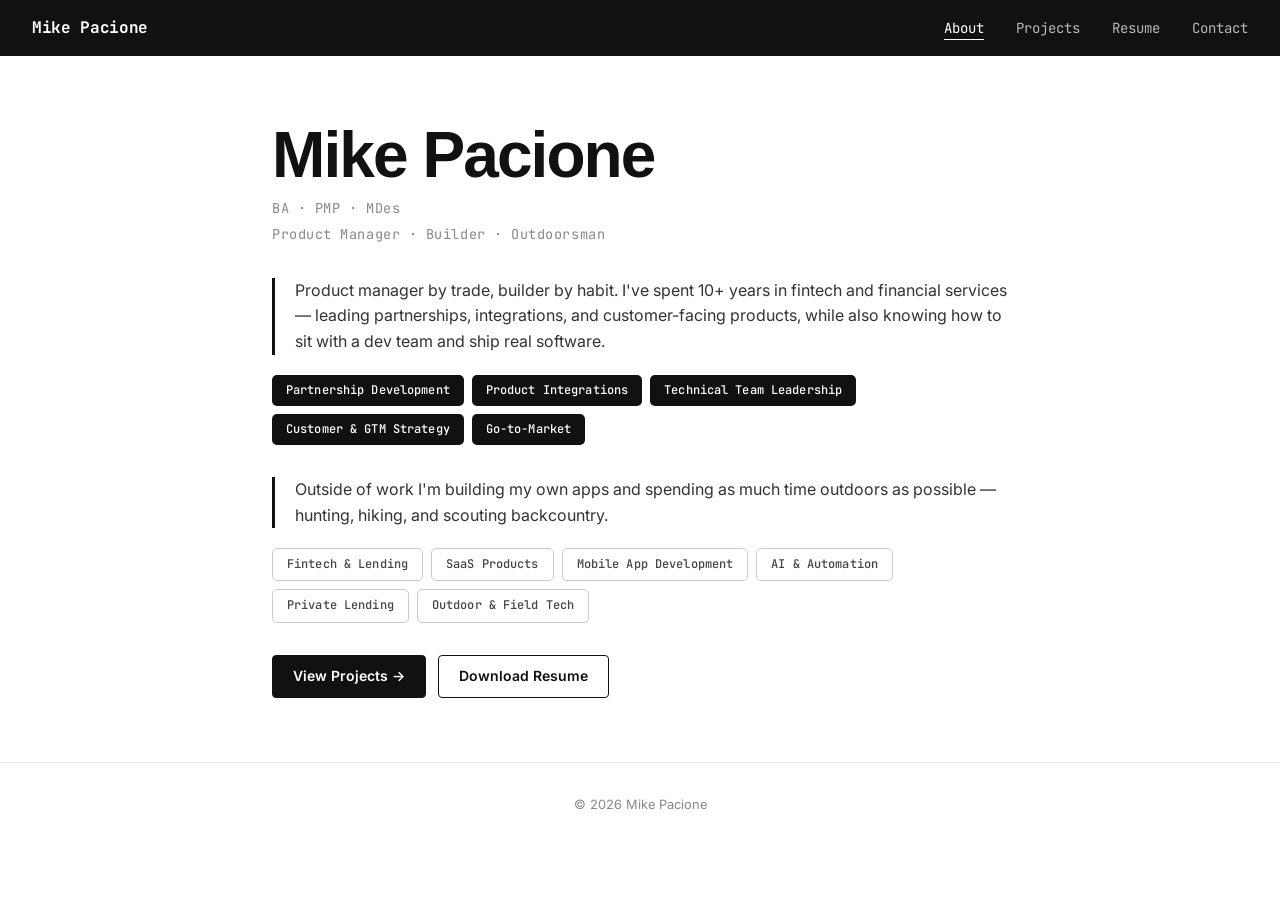
<file: index.html>
<!DOCTYPE html>
<html lang="en">
<head>
  <meta charset="UTF-8">
  <meta name="viewport" content="width=device-width, initial-scale=1.0">
  <title>Mike Pacione</title>
  <meta name="description" content="Mike Pacione — Product Manager, Builder, Outdoorsman.">
  <link rel="preconnect" href="https://fonts.googleapis.com">
  <link href="https://fonts.googleapis.com/css2?family=Inter:wght@400;600&family=JetBrains+Mono:wght@400;500&display=swap" rel="stylesheet">
  <link rel="stylesheet" href="styles.css">
</head>
<body>
  <nav class="nav">
    <a href="index.html" class="nav-brand">Mike Pacione</a>
    <button class="nav-toggle" aria-label="Toggle menu">&#9776;</button>
    <ul class="nav-links">
      <li><a href="index.html">About</a></li>
      <li><a href="projects.html">Projects</a></li>
      <li><a href="resume.html">Resume</a></li>
      <li><a href="contact.html">Contact</a></li>
    </ul>
  </nav>

  <main class="container">
    <h1>Mike Pacione</h1>
    <p class="credentials">BA &middot; PMP &middot; MDes</p>
    <p class="tagline">Product Manager &middot; Builder &middot; Outdoorsman</p>

    <div class="accent">
      <p>Product manager by trade, builder by habit. I've spent 10+ years in fintech and financial services — leading partnerships, integrations, and customer-facing products, while also knowing how to sit with a dev team and ship real software.</p>
    </div>

    <div class="tag-list">
      <span class="tag tag--solid">Partnership Development</span>
      <span class="tag tag--solid">Product Integrations</span>
      <span class="tag tag--solid">Technical Team Leadership</span>
      <span class="tag tag--solid">Customer &amp; GTM Strategy</span>
      <span class="tag tag--solid">Go-to-Market</span>
    </div>

    <div class="accent" style="margin-top:2rem;">
      <p>Outside of work I'm building my own apps and spending as much time outdoors as possible — hunting, hiking, and scouting backcountry.</p>
    </div>

    <div class="tag-list">
      <span class="tag tag--outline">Fintech &amp; Lending</span>
      <span class="tag tag--outline">SaaS Products</span>
      <span class="tag tag--outline">Mobile App Development</span>
      <span class="tag tag--outline">AI &amp; Automation</span>
      <span class="tag tag--outline">Private Lending</span>
      <span class="tag tag--outline">Outdoor &amp; Field Tech</span>
    </div>

    <div class="btn-group">
      <a href="projects.html" class="btn btn-primary">View Projects &rarr;</a>
      <a href="resume.html" class="btn btn-outline">Download Resume</a>
    </div>
  </main>

  <footer>
    <p>&copy; 2026 Mike Pacione</p>
  </footer>

  <script src="main.js"></script>
</body>
</html>
</file>
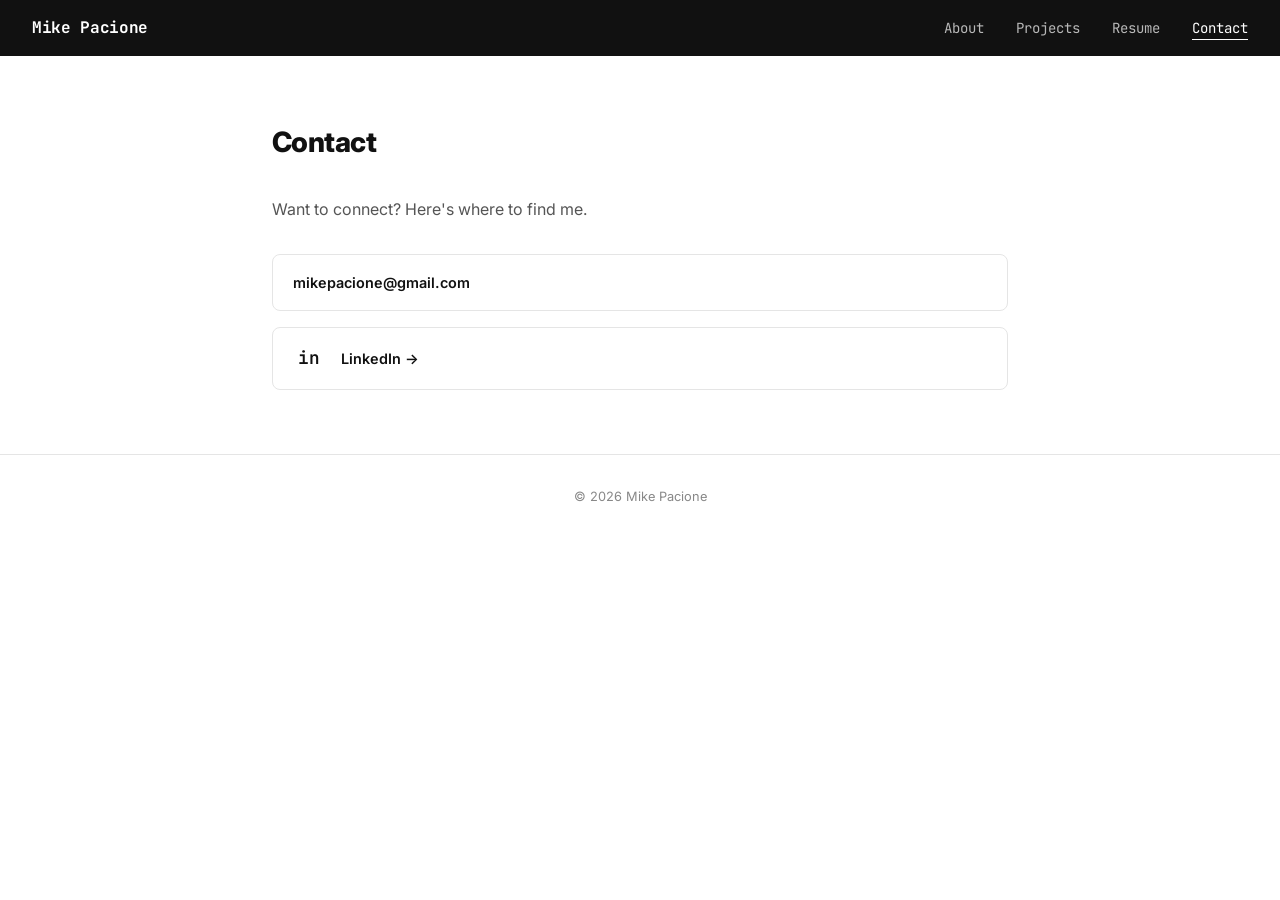
<file: contact.html>
<!DOCTYPE html>
<html lang="en">
<head>
  <meta charset="UTF-8">
  <meta name="viewport" content="width=device-width, initial-scale=1.0">
  <title>Contact — Mike Pacione</title>
  <link rel="preconnect" href="https://fonts.googleapis.com">
  <link href="https://fonts.googleapis.com/css2?family=Inter:wght@400;600&family=JetBrains+Mono:wght@400;500&display=swap" rel="stylesheet">
  <link rel="stylesheet" href="styles.css">
</head>
<body>
  <nav class="nav">
    <a href="index.html" class="nav-brand">Mike Pacione</a>
    <button class="nav-toggle" aria-label="Toggle menu">&#9776;</button>
    <ul class="nav-links">
      <li><a href="index.html">About</a></li>
      <li><a href="projects.html">Projects</a></li>
      <li><a href="resume.html">Resume</a></li>
      <li><a href="contact.html">Contact</a></li>
    </ul>
  </nav>

  <main class="container">
    <h2>Contact</h2>
    <p style="color:#555; margin-bottom:0.5rem;">Want to connect? Here's where to find me.</p>

    <div class="contact-links">

      <a id="email-link" href="#" class="contact-link">
        <span class="contact-icon">&#9993;</span>
        <span>Loading...</span>
      </a>

      <a href="https://www.linkedin.com/in/michael-pacione/" target="_blank" rel="noopener" class="contact-link">
        <span class="contact-icon">in</span>
        <span>LinkedIn &rarr;</span>
      </a>

    </div>
  </main>

  <footer>
    <p>&copy; 2026 Mike Pacione</p>
  </footer>

  <script src="main.js"></script>
</body>
</html>
</file>
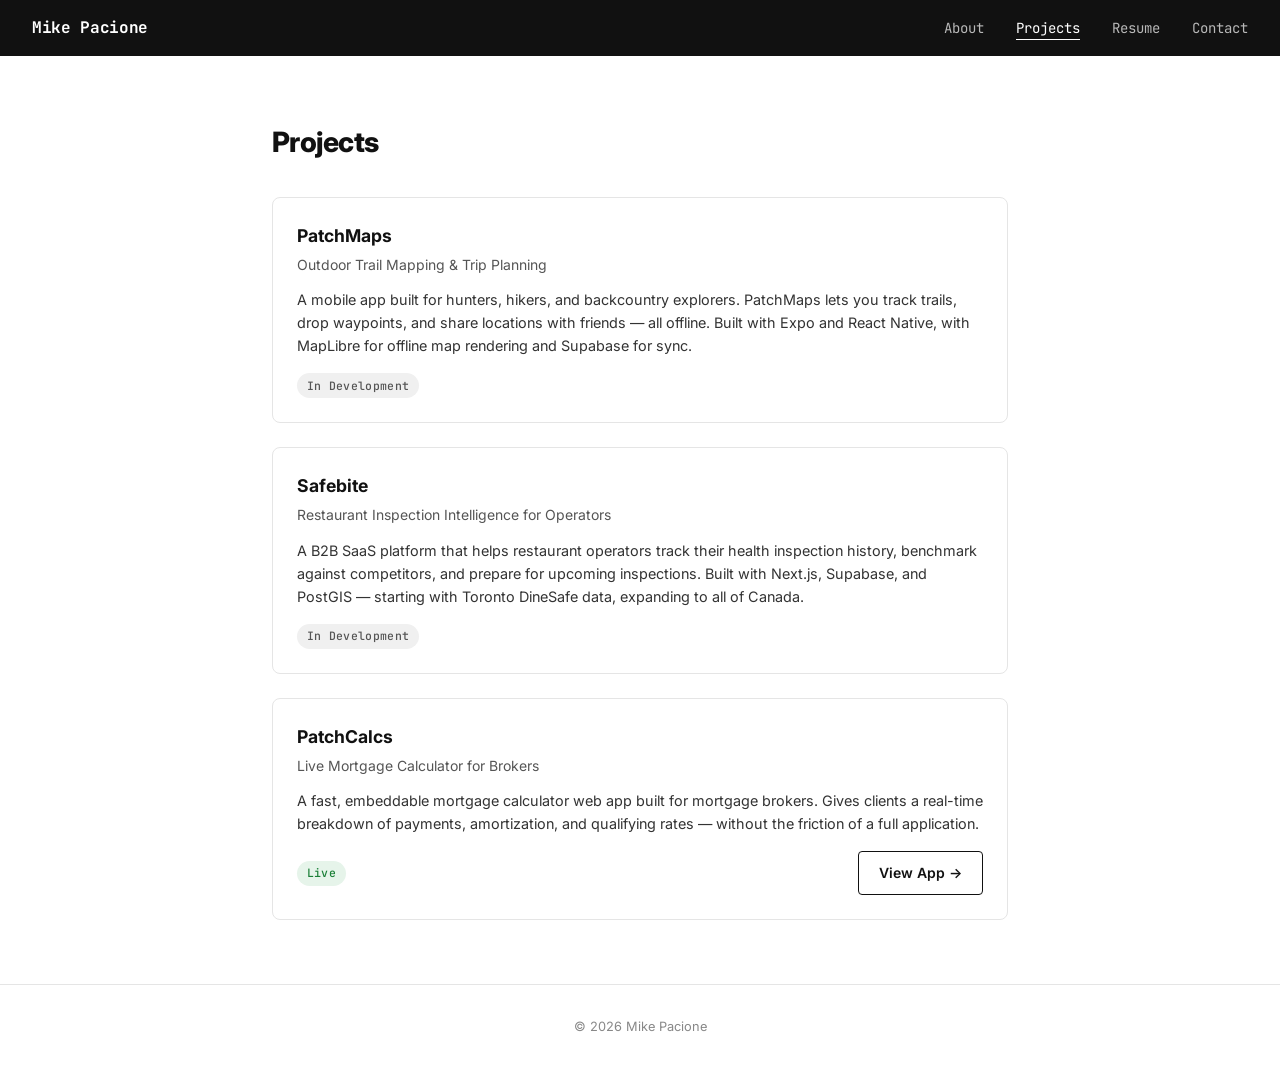
<file: projects.html>
<!DOCTYPE html>
<html lang="en">
<head>
  <meta charset="UTF-8">
  <meta name="viewport" content="width=device-width, initial-scale=1.0">
  <title>Projects — Mike Pacione</title>
  <meta name="description" content="Apps and products built by Mike Pacione.">
  <link rel="preconnect" href="https://fonts.googleapis.com">
  <link href="https://fonts.googleapis.com/css2?family=Inter:wght@400;600&family=JetBrains+Mono:wght@400;500&display=swap" rel="stylesheet">
  <link rel="stylesheet" href="styles.css">
</head>
<body>
  <nav class="nav">
    <a href="index.html" class="nav-brand">Mike Pacione</a>
    <button class="nav-toggle" aria-label="Toggle menu">&#9776;</button>
    <ul class="nav-links">
      <li><a href="index.html">About</a></li>
      <li><a href="projects.html">Projects</a></li>
      <li><a href="resume.html">Resume</a></li>
      <li><a href="contact.html">Contact</a></li>
    </ul>
  </nav>

  <main class="container">
    <h2>Projects</h2>

    <div class="cards">

      <div class="card">
        <div class="card-title">PatchMaps</div>
        <div class="card-tagline">Outdoor Trail Mapping &amp; Trip Planning</div>
        <div class="card-description">
          A mobile app built for hunters, hikers, and backcountry explorers. PatchMaps lets you track trails, drop waypoints, and share locations with friends — all offline. Built with Expo and React Native, with MapLibre for offline map rendering and Supabase for sync.
        </div>
        <div class="card-footer">
          <span class="status-tag status-dev">In Development</span>
        </div>
      </div>

      <div class="card">
        <div class="card-title">Safebite</div>
        <div class="card-tagline">Restaurant Inspection Intelligence for Operators</div>
        <div class="card-description">
          A B2B SaaS platform that helps restaurant operators track their health inspection history, benchmark against competitors, and prepare for upcoming inspections. Built with Next.js, Supabase, and PostGIS — starting with Toronto DineSafe data, expanding to all of Canada.
        </div>
        <div class="card-footer">
          <span class="status-tag status-dev">In Development</span>
        </div>
      </div>

      <div class="card">
        <div class="card-title">PatchCalcs</div>
        <div class="card-tagline">Live Mortgage Calculator for Brokers</div>
        <div class="card-description">
          A fast, embeddable mortgage calculator web app built for mortgage brokers. Gives clients a real-time breakdown of payments, amortization, and qualifying rates — without the friction of a full application.
        </div>
        <div class="card-footer">
          <span class="status-tag status-live">Live</span>
          <a href="https://patchcalcs.vercel.app" target="_blank" rel="noopener" class="btn btn-outline">View App &rarr;</a>
        </div>
      </div>

    </div>
  </main>

  <footer>
    <p>&copy; 2026 Mike Pacione</p>
  </footer>

  <script src="main.js"></script>
</body>
</html>
</file>
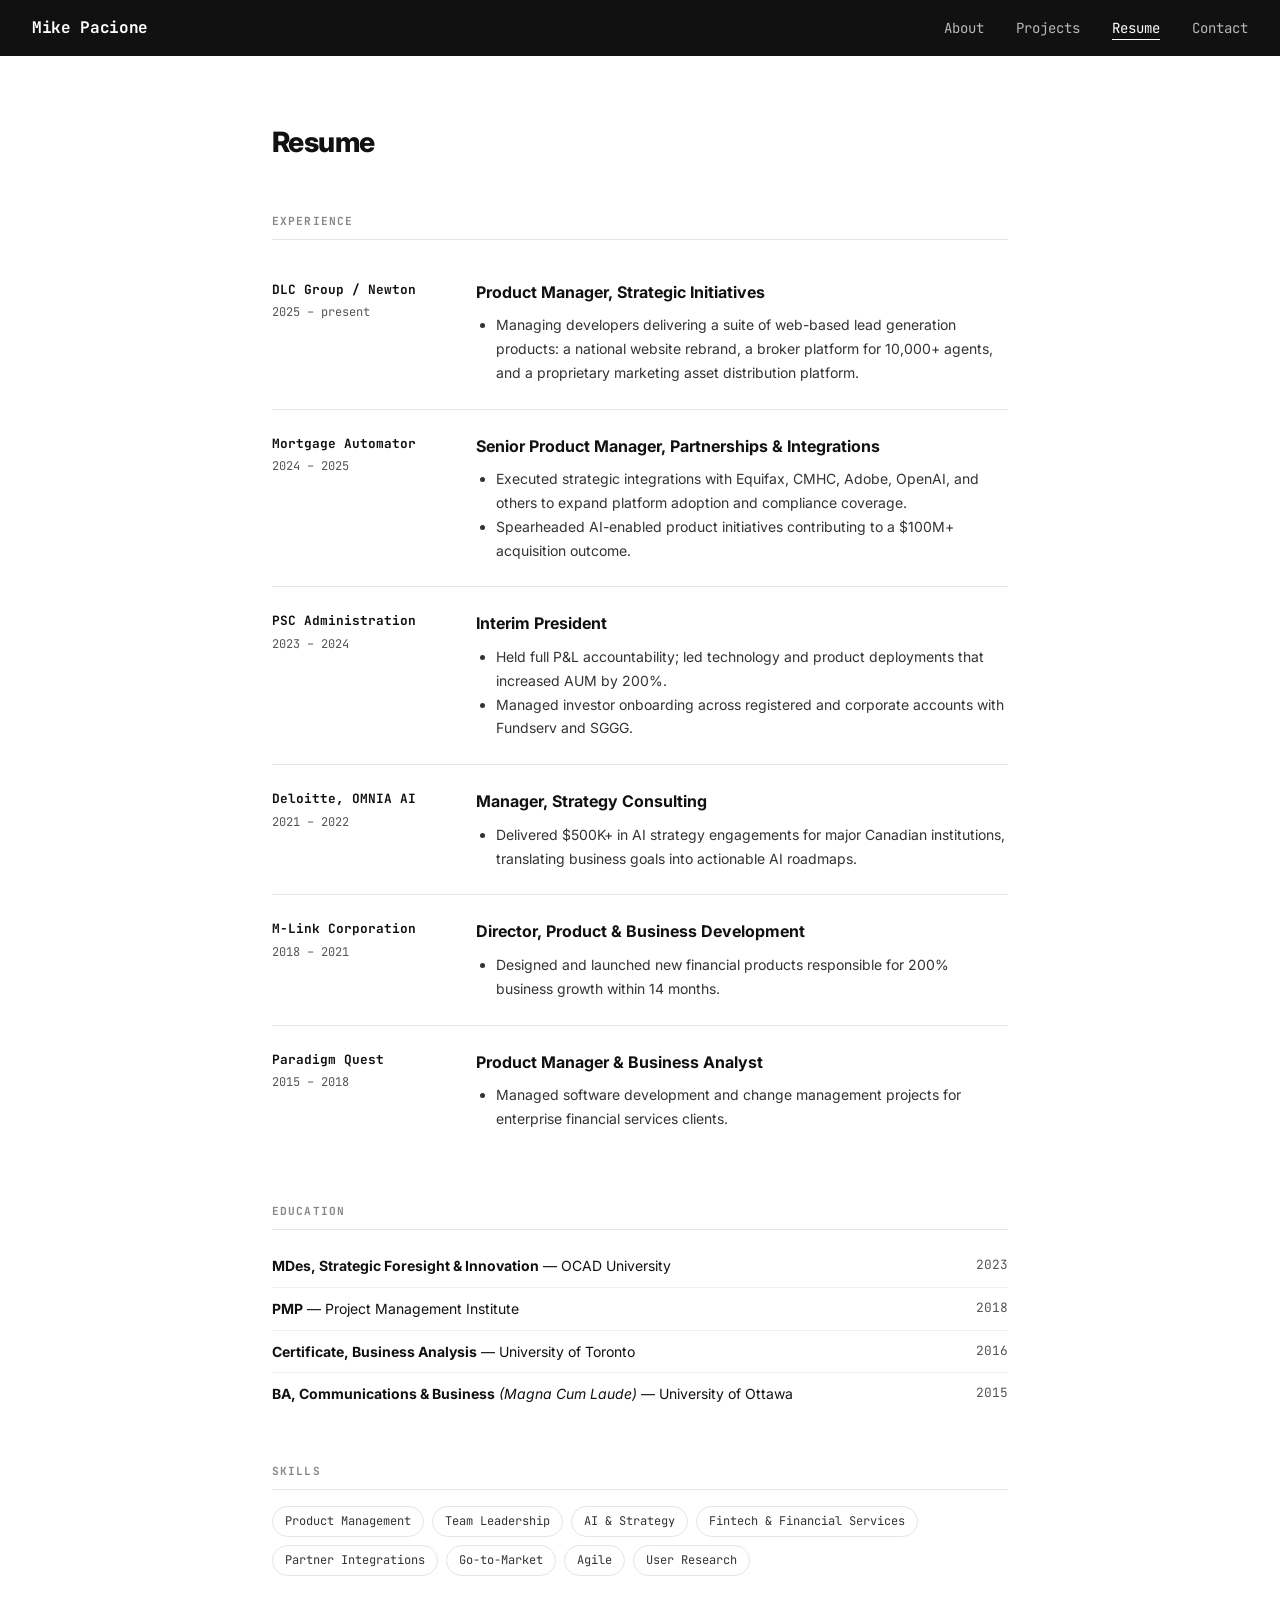
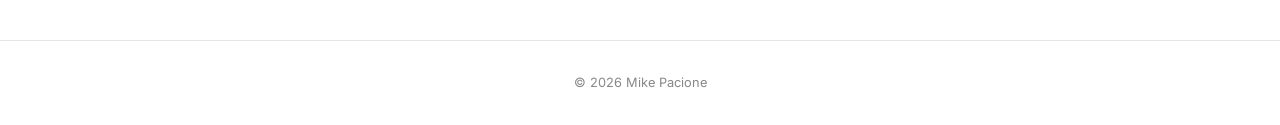
<file: resume.html>
<!DOCTYPE html>
<html lang="en">
<head>
  <meta charset="UTF-8">
  <meta name="viewport" content="width=device-width, initial-scale=1.0">
  <title>Resume — Mike Pacione</title>
  <link rel="preconnect" href="https://fonts.googleapis.com">
  <link href="https://fonts.googleapis.com/css2?family=Inter:wght@400;600&family=JetBrains+Mono:wght@400;500&display=swap" rel="stylesheet">
  <link rel="stylesheet" href="styles.css">
</head>
<body>
  <nav class="nav">
    <a href="index.html" class="nav-brand">Mike Pacione</a>
    <button class="nav-toggle" aria-label="Toggle menu">&#9776;</button>
    <ul class="nav-links">
      <li><a href="index.html">About</a></li>
      <li><a href="projects.html">Projects</a></li>
      <li><a href="resume.html">Resume</a></li>
      <li><a href="contact.html">Contact</a></li>
    </ul>
  </nav>

  <main class="container">
    <h2>Resume</h2>

    <!-- Experience -->
    <div class="resume-section">
      <div class="resume-section-title">Experience</div>
      <div class="timeline">

        <div class="timeline-entry">
          <div class="timeline-left">
            <div class="timeline-company">DLC Group / Newton</div>
            <div class="timeline-dates">2025 &ndash; present</div>
          </div>
          <div class="timeline-right">
            <div class="timeline-role">Product Manager, Strategic Initiatives</div>
            <ul class="timeline-bullets">
              <li>Managing developers delivering a suite of web-based lead generation products: a national website rebrand, a broker platform for 10,000+ agents, and a proprietary marketing asset distribution platform.</li>
            </ul>
          </div>
        </div>

        <div class="timeline-entry">
          <div class="timeline-left">
            <div class="timeline-company">Mortgage Automator</div>
            <div class="timeline-dates">2024 &ndash; 2025</div>
          </div>
          <div class="timeline-right">
            <div class="timeline-role">Senior Product Manager, Partnerships &amp; Integrations</div>
            <ul class="timeline-bullets">
              <li>Executed strategic integrations with Equifax, CMHC, Adobe, OpenAI, and others to expand platform adoption and compliance coverage.</li>
              <li>Spearheaded AI-enabled product initiatives contributing to a $100M+ acquisition outcome.</li>
            </ul>
          </div>
        </div>

        <div class="timeline-entry">
          <div class="timeline-left">
            <div class="timeline-company">PSC Administration</div>
            <div class="timeline-dates">2023 &ndash; 2024</div>
          </div>
          <div class="timeline-right">
            <div class="timeline-role">Interim President</div>
            <ul class="timeline-bullets">
              <li>Held full P&amp;L accountability; led technology and product deployments that increased AUM by 200%.</li>
              <li>Managed investor onboarding across registered and corporate accounts with Fundserv and SGGG.</li>
            </ul>
          </div>
        </div>

        <div class="timeline-entry">
          <div class="timeline-left">
            <div class="timeline-company">Deloitte, OMNIA AI</div>
            <div class="timeline-dates">2021 &ndash; 2022</div>
          </div>
          <div class="timeline-right">
            <div class="timeline-role">Manager, Strategy Consulting</div>
            <ul class="timeline-bullets">
              <li>Delivered $500K+ in AI strategy engagements for major Canadian institutions, translating business goals into actionable AI roadmaps.</li>
            </ul>
          </div>
        </div>

        <div class="timeline-entry">
          <div class="timeline-left">
            <div class="timeline-company">M-Link Corporation</div>
            <div class="timeline-dates">2018 &ndash; 2021</div>
          </div>
          <div class="timeline-right">
            <div class="timeline-role">Director, Product &amp; Business Development</div>
            <ul class="timeline-bullets">
              <li>Designed and launched new financial products responsible for 200% business growth within 14 months.</li>
            </ul>
          </div>
        </div>

        <div class="timeline-entry">
          <div class="timeline-left">
            <div class="timeline-company">Paradigm Quest</div>
            <div class="timeline-dates">2015 &ndash; 2018</div>
          </div>
          <div class="timeline-right">
            <div class="timeline-role">Product Manager &amp; Business Analyst</div>
            <ul class="timeline-bullets">
              <li>Managed software development and change management projects for enterprise financial services clients.</li>
            </ul>
          </div>
        </div>

      </div>
    </div>

    <!-- Education -->
    <div class="resume-section">
      <div class="resume-section-title">Education</div>
      <div class="timeline">
        <div class="edu-entry">
          <div><strong>MDes, Strategic Foresight &amp; Innovation</strong> &mdash; OCAD University</div>
          <div class="edu-year">2023</div>
        </div>
        <div class="edu-entry">
          <div><strong>PMP</strong> &mdash; Project Management Institute</div>
          <div class="edu-year">2018</div>
        </div>
        <div class="edu-entry">
          <div><strong>Certificate, Business Analysis</strong> &mdash; University of Toronto</div>
          <div class="edu-year">2016</div>
        </div>
        <div class="edu-entry">
          <div><strong>BA, Communications &amp; Business</strong> <em>(Magna Cum Laude)</em> &mdash; University of Ottawa</div>
          <div class="edu-year">2015</div>
        </div>
      </div>
    </div>

    <!-- Skills -->
    <div class="resume-section">
      <div class="resume-section-title">Skills</div>
      <div class="skills-list">
        <span class="skill-tag">Product Management</span>
        <span class="skill-tag">Team Leadership</span>
        <span class="skill-tag">AI &amp; Strategy</span>
        <span class="skill-tag">Fintech &amp; Financial Services</span>
        <span class="skill-tag">Partner Integrations</span>
        <span class="skill-tag">Go-to-Market</span>
        <span class="skill-tag">Agile</span>
        <span class="skill-tag">User Research</span>
      </div>
    </div>

  </main>

  <footer>
    <p>&copy; 2026 Mike Pacione</p>
  </footer>

  <script src="main.js"></script>
</body>
</html>
</file>
<file: styles.css>
/* Reset */
*, *::before, *::after { box-sizing: border-box; margin: 0; padding: 0; }

/* Base */
body {
  font-family: 'Inter', system-ui, -apple-system, sans-serif;
  color: #111;
  background: #fff;
  line-height: 1.6;
}

a { color: inherit; }

/* Nav */
.nav {
  background: #111;
  color: #fff;
  padding: 0 2rem;
  display: flex;
  align-items: center;
  justify-content: space-between;
  height: 56px;
  position: sticky;
  top: 0;
  z-index: 100;
}

.nav-brand {
  font-family: 'JetBrains Mono', monospace;
  font-weight: 700;
  font-size: 1rem;
  color: #fff;
  text-decoration: none;
  letter-spacing: -0.02em;
}

.nav-links {
  display: flex;
  gap: 2rem;
  list-style: none;
}

.nav-links a {
  font-family: 'JetBrains Mono', monospace;
  color: #fff;
  text-decoration: none;
  font-size: 0.875rem;
  opacity: 0.7;
  transition: opacity 0.15s;
  padding-bottom: 2px;
}

.nav-links a:hover,
.nav-links a.active {
  opacity: 1;
  border-bottom: 1px solid #fff;
}

.nav-toggle {
  display: none;
  background: none;
  border: none;
  color: #fff;
  cursor: pointer;
  font-size: 1.4rem;
  line-height: 1;
  padding: 4px;
}

/* Mobile nav */
@media (max-width: 640px) {
  .nav-toggle { display: block; }
  .nav-links {
    display: none;
    flex-direction: column;
    position: absolute;
    top: 56px;
    left: 0;
    right: 0;
    background: #111;
    padding: 1rem 2rem 1.5rem;
    gap: 1rem;
  }
  .nav-links.open { display: flex; }
}

/* Page container */
.container {
  max-width: 800px;
  margin: 0 auto;
  padding: 4rem 2rem;
}

/* Typography */
h1 {
  font-family: 'Helvetica Neue', Helvetica, Arial, sans-serif;
  font-size: clamp(2.5rem, 6vw, 4rem);
  font-weight: 700;
  letter-spacing: -0.03em;
  line-height: 1.1;
}

h2 {
  font-size: 1.75rem;
  font-weight: 800;
  letter-spacing: -0.02em;
  margin-bottom: 2rem;
}

h3 {
  font-size: 1.1rem;
  font-weight: 700;
}

.credentials {
  font-family: 'JetBrains Mono', monospace;
  font-size: 0.85rem;
  color: #888;
  margin-top: 0.5rem;
  letter-spacing: 0.04em;
}

.tagline {
  font-family: 'JetBrains Mono', monospace;
  font-size: 0.85rem;
  color: #888;
  margin-top: 0.25rem;
  letter-spacing: 0.04em;
}

/* Accent block (left border) */
.accent {
  border-left: 3px solid #111;
  padding-left: 1.25rem;
  margin-top: 2rem;
  color: #333;
}

/* Buttons */
.btn {
  display: inline-block;
  padding: 0.6rem 1.25rem;
  border-radius: 4px;
  font-size: 0.875rem;
  font-weight: 600;
  text-decoration: none;
  cursor: pointer;
  transition: background 0.15s, color 0.15s;
}

.btn-primary {
  background: #111;
  color: #fff;
  border: 1.5px solid #111;
}

.btn-primary:hover { background: #333; border-color: #333; }

.btn-outline {
  background: transparent;
  color: #111;
  border: 1.5px solid #111;
}

.btn-outline:hover { background: #f5f5f5; }

.btn-group {
  display: flex;
  gap: 0.75rem;
  flex-wrap: wrap;
  margin-top: 2rem;
}

/* Bio tags */
.tag-list {
  display: flex;
  flex-wrap: wrap;
  gap: 8px;
  margin-top: 1.25rem;
}

.tag {
  font-family: 'JetBrains Mono', monospace;
  padding: 6px 14px;
  border-radius: 5px;
  font-size: 0.75rem;
  font-weight: 500;
  letter-spacing: 0.01em;
}

.tag--solid { background: #111; color: #fff; }

.tag--outline {
  border: 1.5px solid #ccc;
  color: #444;
}

/* Project cards */
.cards {
  display: grid;
  grid-template-columns: 1fr;
  gap: 1.5rem;
}

.card {
  border: 1px solid #e5e5e5;
  border-radius: 8px;
  padding: 1.5rem;
}

.card-title {
  font-size: 1.1rem;
  font-weight: 700;
  margin-bottom: 0.25rem;
}

.card-tagline {
  font-size: 0.875rem;
  color: #555;
  margin-bottom: 0.75rem;
}

.card-description {
  font-size: 0.9rem;
  color: #333;
  line-height: 1.6;
  margin-bottom: 1rem;
}

.card-footer {
  display: flex;
  align-items: center;
  justify-content: space-between;
  flex-wrap: wrap;
  gap: 0.5rem;
}

.status-tag {
  font-family: 'JetBrains Mono', monospace;
  font-size: 0.72rem;
  font-weight: 500;
  padding: 0.2rem 0.6rem;
  border-radius: 100px;
  letter-spacing: 0.03em;
}

.status-live { background: #e6f4ea; color: #1a7f37; }
.status-dev { background: #f0f0f0; color: #555; }

/* Timeline (resume) */
.timeline { margin-top: 1rem; }

.timeline-entry {
  display: grid;
  grid-template-columns: 180px 1fr;
  gap: 1.5rem;
  padding: 1.5rem 0;
  border-bottom: 1px solid #e5e5e5;
}

.timeline-entry:last-child { border-bottom: none; }

.timeline-left {
  font-size: 0.875rem;
}

.timeline-company {
  font-family: 'JetBrains Mono', monospace;
  font-weight: 700;
  font-size: 0.8rem;
}

.timeline-dates {
  font-family: 'JetBrains Mono', monospace;
  color: #555;
  font-size: 0.75rem;
  margin-top: 0.2rem;
}

.timeline-role {
  font-weight: 700;
  margin-bottom: 0.5rem;
}

.timeline-bullets {
  padding-left: 1.25rem;
  font-size: 0.875rem;
  color: #333;
  line-height: 1.7;
}

.resume-section { margin-top: 3rem; }

.resume-section-title {
  font-family: 'JetBrains Mono', monospace;
  font-size: 0.7rem;
  font-weight: 700;
  text-transform: uppercase;
  letter-spacing: 0.1em;
  color: #888;
  margin-bottom: 1rem;
  padding-bottom: 0.5rem;
  border-bottom: 1px solid #e5e5e5;
}

.edu-entry {
  display: grid;
  grid-template-columns: 1fr auto;
  gap: 1rem;
  padding: 0.6rem 0;
  font-size: 0.875rem;
  border-bottom: 1px solid #f0f0f0;
}

.edu-entry:last-child { border-bottom: none; }

.edu-year {
  font-family: 'JetBrains Mono', monospace;
  color: #555;
  white-space: nowrap;
  font-size: 0.8rem;
}

.skills-list {
  display: flex;
  flex-wrap: wrap;
  gap: 0.5rem;
  margin-top: 0.5rem;
}

.skill-tag {
  font-family: 'JetBrains Mono', monospace;
  font-size: 0.75rem;
  padding: 0.3rem 0.75rem;
  border: 1px solid #e5e5e5;
  border-radius: 100px;
  color: #333;
}

/* Contact links */
.contact-links {
  display: flex;
  flex-direction: column;
  gap: 1rem;
  margin-top: 2rem;
}

.contact-link {
  display: flex;
  align-items: center;
  gap: 1rem;
  padding: 1rem 1.25rem;
  border: 1px solid #e5e5e5;
  border-radius: 8px;
  text-decoration: none;
  color: #111;
  font-weight: 600;
  font-size: 0.9rem;
  transition: background 0.15s;
}

.contact-link:hover { background: #f9f9f9; }

.contact-icon {
  font-family: 'JetBrains Mono', monospace;
  font-size: 1.1rem;
  width: 2rem;
  text-align: center;
}

/* Footer */
footer {
  border-top: 1px solid #e5e5e5;
  padding: 2rem;
  text-align: center;
  font-size: 0.8rem;
  color: #888;
}

/* Mobile responsive */
@media (max-width: 640px) {
  .container { padding: 2.5rem 1.25rem; }
  .timeline-entry { grid-template-columns: 1fr; gap: 0.25rem; }
  .timeline-left { display: flex; gap: 0.75rem; align-items: baseline; }
  .timeline-dates::before { content: "·"; margin-right: 0.75rem; }
}
</file>
